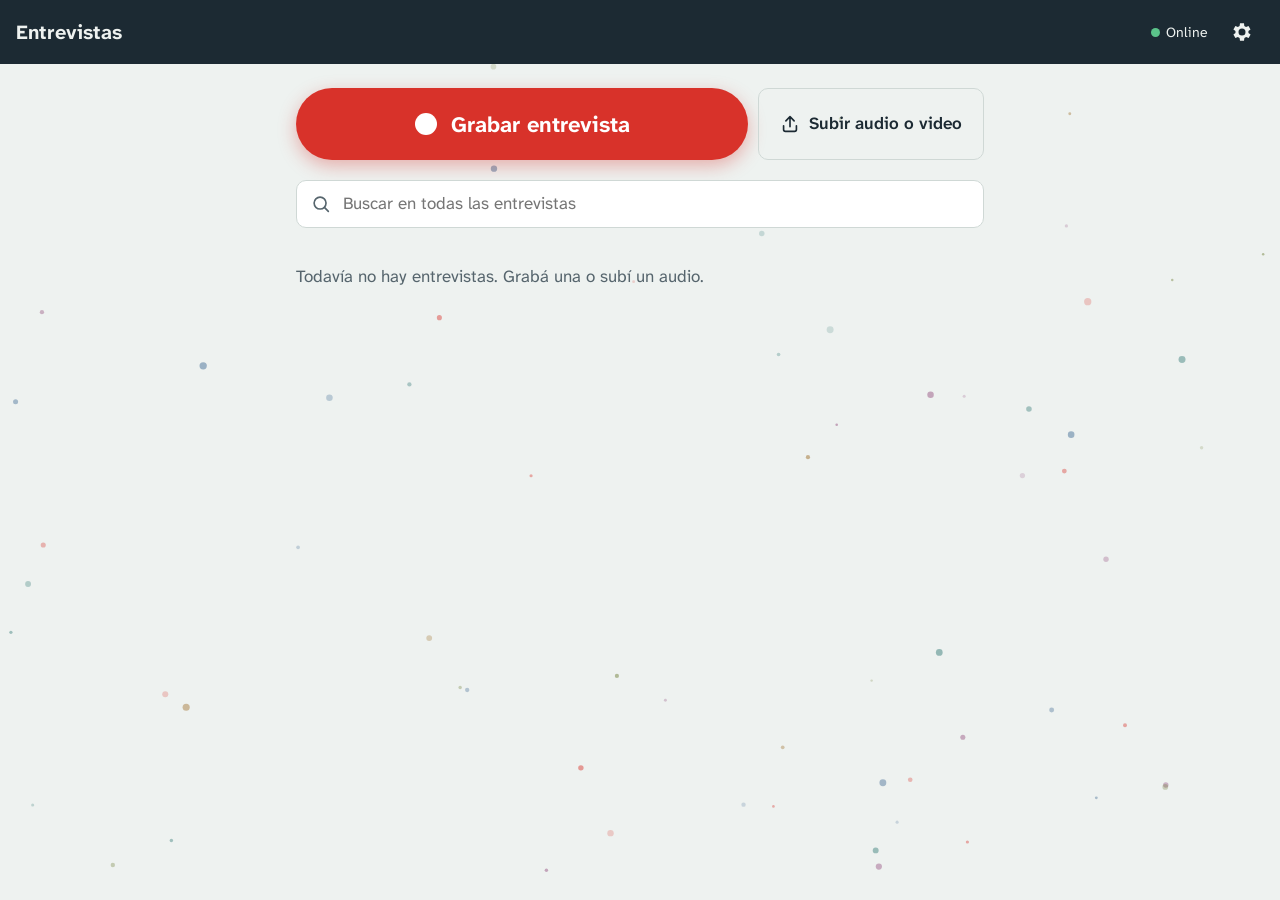
<file: index.html>
<!doctype html>
<html lang="es">
<head>
  <meta charset="utf-8">
  <meta name="viewport" content="width=device-width, initial-scale=1, viewport-fit=cover">
  <meta name="theme-color" content="#1C2A33">
  <title>Entrevistas</title>
  <link rel="manifest" href="manifest.webmanifest">
  <link rel="icon" href="iconos/icono.svg" type="image/svg+xml">
  <link rel="apple-touch-icon" href="iconos/192.png">
  <script>try { const t = localStorage.getItem('tema'); if (t) document.documentElement.dataset.tema = t; } catch {}</script>
  <link rel="stylesheet" href="css/app.css">
  <script type="module" src="js/app.js"></script>
</head>
<body>
  <header class="barra">
    <a href="#/" class="marca">Entrevistas</a>
    <span id="conexion" class="conexion" role="status" aria-live="polite"></span>
    <a href="#/ajustes" class="icono-btn" aria-label="Ajustes">
      <svg viewBox="0 0 24 24" width="24" height="24" aria-hidden="true"><path fill="currentColor" d="M19.4 13a7.6 7.6 0 0 0 0-2l2.1-1.6-2-3.5-2.5 1a7.4 7.4 0 0 0-1.7-1L15 3.3h-4l-.4 2.6a7.4 7.4 0 0 0-1.7 1l-2.5-1-2 3.5L6.5 11a7.6 7.6 0 0 0 0 2l-2.1 1.6 2 3.5 2.5-1a7.4 7.4 0 0 0 1.7 1l.4 2.6h4l.4-2.6a7.4 7.4 0 0 0 1.7-1l2.5 1 2-3.5ZM13 15.5a3.5 3.5 0 1 1 0-7 3.5 3.5 0 0 1 0 7Z" transform="translate(-1 0)"/></svg>
    </a>
  </header>
  <main id="pantalla"></main>
  <div id="aviso" class="aviso" role="status" aria-live="polite"></div>
</body>
</html>
</file>
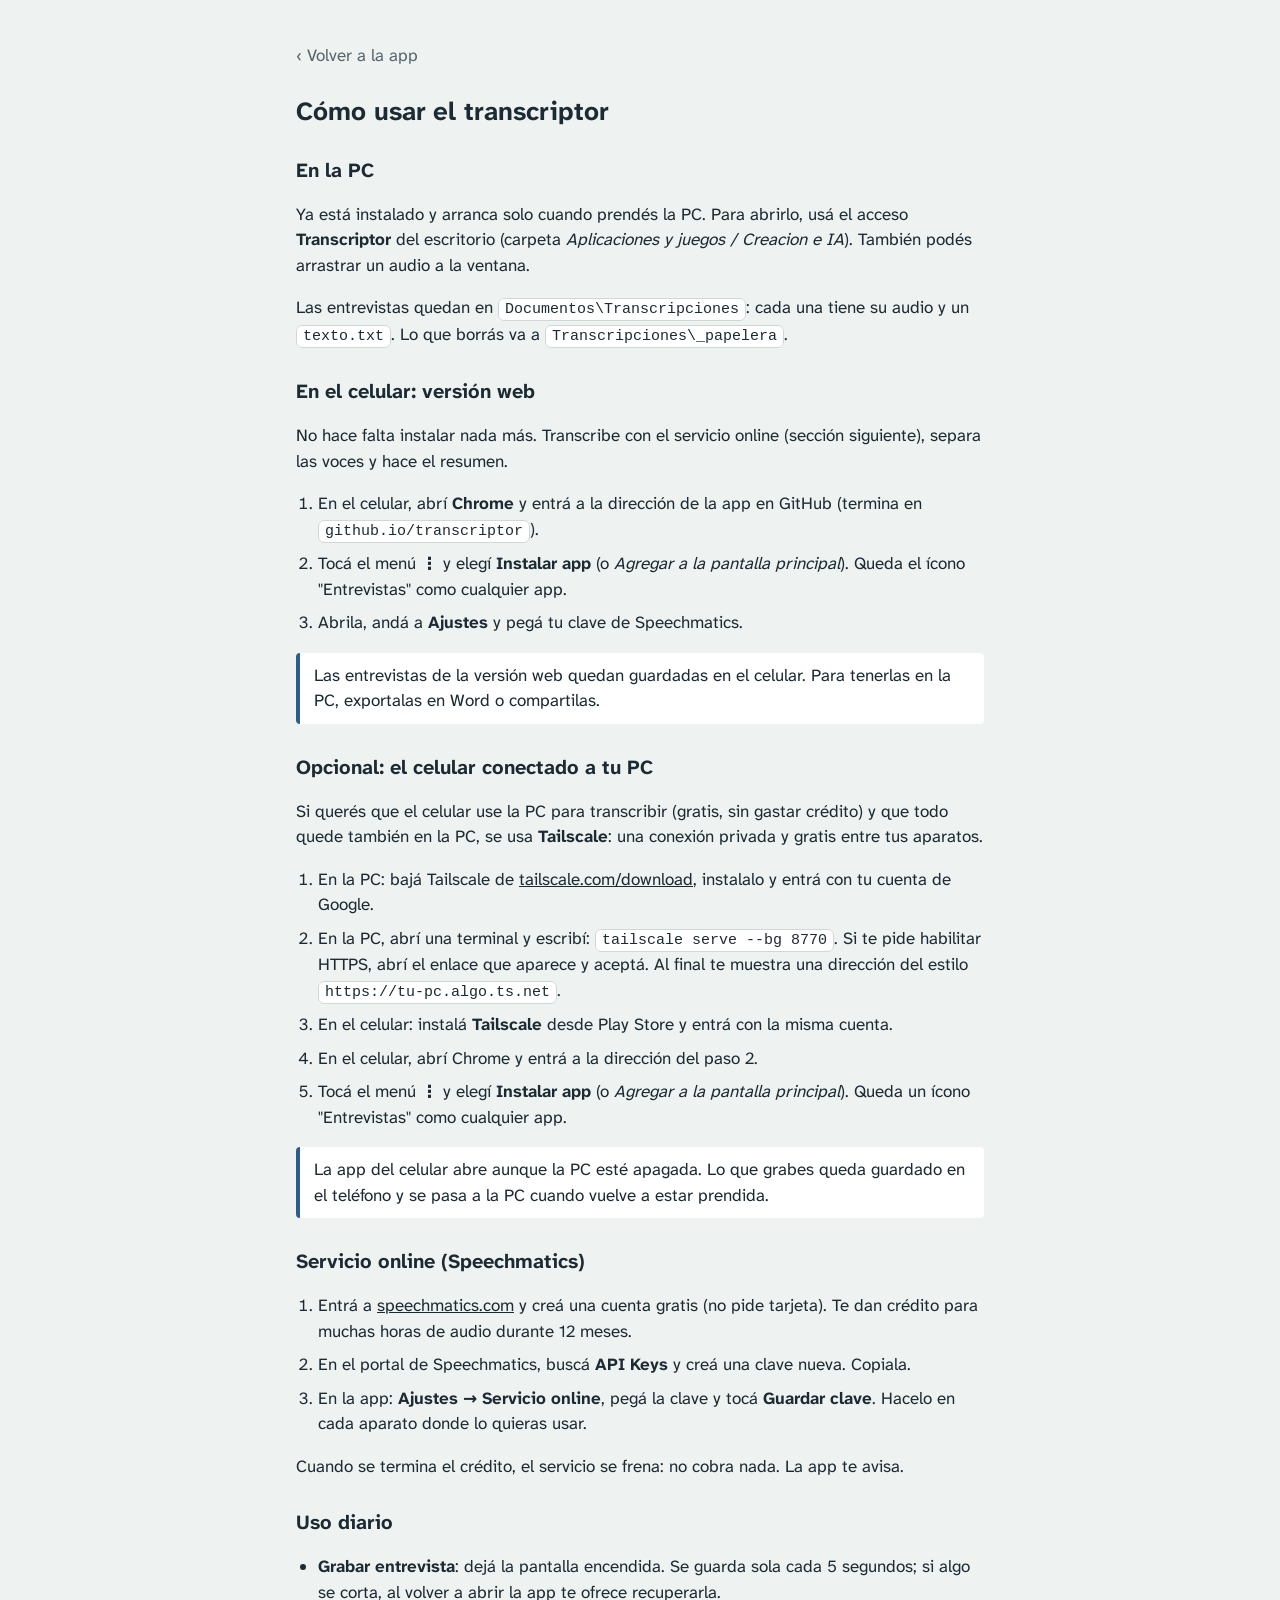
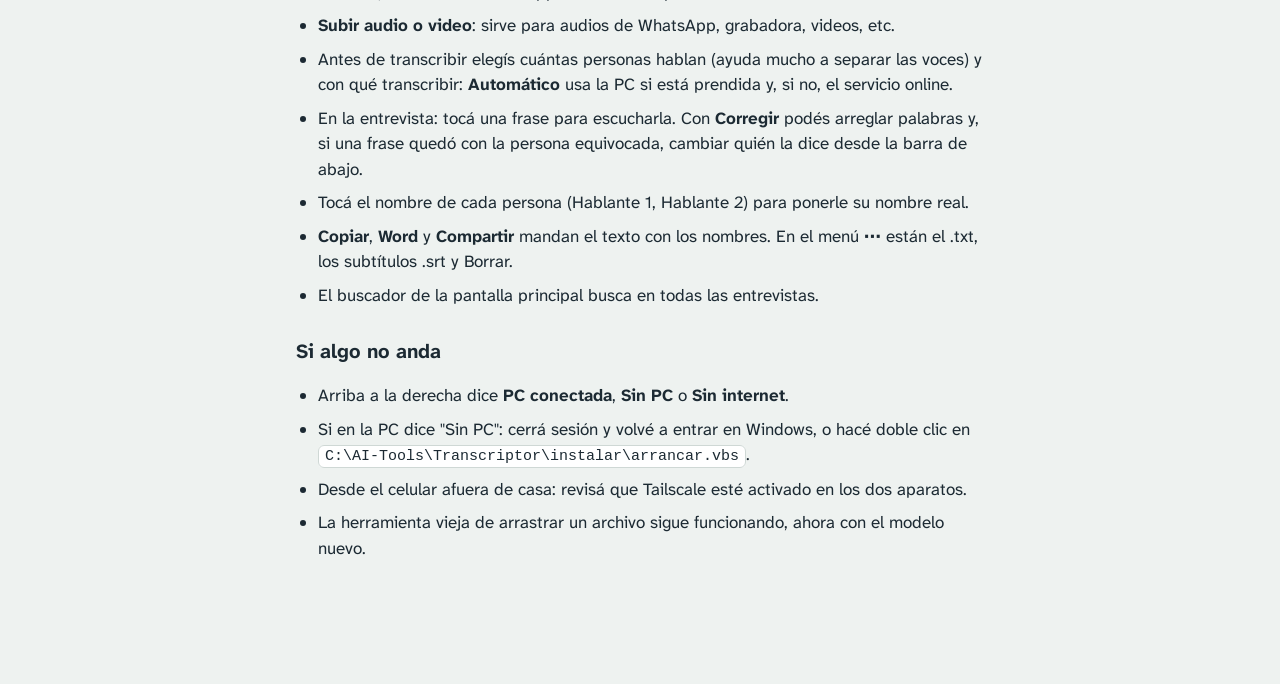
<file: guia.html>
<!doctype html>
<html lang="es">
<head>
  <meta charset="utf-8">
  <meta name="viewport" content="width=device-width, initial-scale=1">
  <title>Guía del transcriptor</title>
  <script>try { const t = localStorage.getItem('tema'); if (t) document.documentElement.dataset.tema = t; } catch {}</script>
  <link rel="stylesheet" href="css/app.css">
  <style>
    .guia h2 { margin-top: 28px; }
    .guia ol, .guia ul { padding-left: 22px; }
    .guia li { margin: 8px 0; }
    .guia code { font-size: 15px; background: var(--hoja); border: 1px solid var(--linea); border-radius: 6px; padding: 2px 6px; }
    .guia .nota-caja { background: var(--hoja); border-left: 4px solid var(--h1); padding: 10px 14px; border-radius: 4px; }
  </style>
</head>
<body>
  <main class="guia">
    <p><a href="./" class="volver">Volver a la app</a></p>
    <h1>Cómo usar el transcriptor</h1>

    <h2>En la PC</h2>
    <p>Ya está instalado y arranca solo cuando prendés la PC. Para abrirlo, usá el acceso <strong>Transcriptor</strong> del escritorio (carpeta <em>Aplicaciones y juegos / Creacion e IA</em>). También podés arrastrar un audio a la ventana.</p>
    <p>Las entrevistas quedan en <code>Documentos\Transcripciones</code>: cada una tiene su audio y un <code>texto.txt</code>. Lo que borrás va a <code>Transcripciones\_papelera</code>.</p>

    <h2 id="web">En el celular: versión web</h2>
    <p>No hace falta instalar nada más. Transcribe con el servicio online (sección siguiente), separa las voces y hace el resumen.</p>
    <ol>
      <li>En el celular, abrí <strong>Chrome</strong> y entrá a la dirección de la app en GitHub (termina en <code>github.io/transcriptor</code>).</li>
      <li>Tocá el menú <strong>⋮</strong> y elegí <strong>Instalar app</strong> (o <em>Agregar a la pantalla principal</em>). Queda el ícono "Entrevistas" como cualquier app.</li>
      <li>Abrila, andá a <strong>Ajustes</strong> y pegá tu clave de Speechmatics.</li>
    </ol>
    <p class="nota-caja">Las entrevistas de la versión web quedan guardadas en el celular. Para tenerlas en la PC, exportalas en Word o compartilas.</p>

    <h2 id="celular">Opcional: el celular conectado a tu PC</h2>
    <p>Si querés que el celular use la PC para transcribir (gratis, sin gastar crédito) y que todo quede también en la PC, se usa <strong>Tailscale</strong>: una conexión privada y gratis entre tus aparatos.</p>
    <ol>
      <li>En la PC: bajá Tailscale de <a href="https://tailscale.com/download/windows">tailscale.com/download</a>, instalalo y entrá con tu cuenta de Google.</li>
      <li>En la PC, abrí una terminal y escribí: <code>tailscale serve --bg 8770</code>. Si te pide habilitar HTTPS, abrí el enlace que aparece y aceptá. Al final te muestra una dirección del estilo <code>https://tu-pc.algo.ts.net</code>.</li>
      <li>En el celular: instalá <strong>Tailscale</strong> desde Play Store y entrá con la misma cuenta.</li>
      <li>En el celular, abrí Chrome y entrá a la dirección del paso 2.</li>
      <li>Tocá el menú <strong>⋮</strong> y elegí <strong>Instalar app</strong> (o <em>Agregar a la pantalla principal</em>). Queda un ícono "Entrevistas" como cualquier app.</li>
    </ol>
    <p class="nota-caja">La app del celular abre aunque la PC esté apagada. Lo que grabes queda guardado en el teléfono y se pasa a la PC cuando vuelve a estar prendida.</p>

    <h2 id="online">Servicio online (Speechmatics)</h2>
    <ol>
      <li>Entrá a <a href="https://www.speechmatics.com">speechmatics.com</a> y creá una cuenta gratis (no pide tarjeta). Te dan crédito para muchas horas de audio durante 12 meses.</li>
      <li>En el portal de Speechmatics, buscá <strong>API Keys</strong> y creá una clave nueva. Copiala.</li>
      <li>En la app: <strong>Ajustes → Servicio online</strong>, pegá la clave y tocá <strong>Guardar clave</strong>. Hacelo en cada aparato donde lo quieras usar.</li>
    </ol>
    <p>Cuando se termina el crédito, el servicio se frena: no cobra nada. La app te avisa.</p>

    <h2>Uso diario</h2>
    <ul>
      <li><strong>Grabar entrevista</strong>: dejá la pantalla encendida. Se guarda sola cada 5 segundos; si algo se corta, al volver a abrir la app te ofrece recuperarla.</li>
      <li><strong>Subir audio o video</strong>: sirve para audios de WhatsApp, grabadora, videos, etc.</li>
      <li>Antes de transcribir elegís cuántas personas hablan (ayuda mucho a separar las voces) y con qué transcribir: <strong>Automático</strong> usa la PC si está prendida y, si no, el servicio online.</li>
      <li>En la entrevista: tocá una frase para escucharla. Con <strong>Corregir</strong> podés arreglar palabras y, si una frase quedó con la persona equivocada, cambiar quién la dice desde la barra de abajo.</li>
      <li>Tocá el nombre de cada persona (Hablante 1, Hablante 2) para ponerle su nombre real.</li>
      <li><strong>Copiar</strong>, <strong>Word</strong> y <strong>Compartir</strong> mandan el texto con los nombres. En el menú <strong>⋯</strong> están el .txt, los subtítulos .srt y Borrar.</li>
      <li>El buscador de la pantalla principal busca en todas las entrevistas.</li>
    </ul>

    <h2>Si algo no anda</h2>
    <ul>
      <li>Arriba a la derecha dice <strong>PC conectada</strong>, <strong>Sin PC</strong> o <strong>Sin internet</strong>.</li>
      <li>Si en la PC dice "Sin PC": cerrá sesión y volvé a entrar en Windows, o hacé doble clic en <code>C:\AI-Tools\Transcriptor\instalar\arrancar.vbs</code>.</li>
      <li>Desde el celular afuera de casa: revisá que Tailscale esté activado en los dos aparatos.</li>
      <li>La herramienta vieja de arrastrar un archivo sigue funcionando, ahora con el modelo nuevo.</li>
    </ul>
  </main>
</body>
</html>
</file>
<file: css/app.css>
@font-face { font-family: 'Atkinson Hyperlegible Next'; src: url(../fuentes/atkinson.woff2) format('woff2'); font-weight: 200 800; font-display: swap; }
@font-face { font-family: 'Source Serif 4'; src: url(../fuentes/source-serif.woff2) format('woff2'); font-weight: 200 900; font-display: swap; }

:root {
  --fondo: #EEF2F0;
  --hoja: #FFFFFF;
  --tinta: #1C2A33;
  --tenue: #56656D;
  --linea: #CFD8D5;
  --rojo: #D8322A;
  --ok: #24724A;
  --alerta: #96520A;
  --h1: #2F5D8A; --h2: #66762A; --h3: #8A3E73; --h4: #9A6A22; --h5: #2B7570; --h6: #8A4B2F;
  --ui: 'Atkinson Hyperlegible Next', system-ui, sans-serif;
  --texto: 'Source Serif 4', Georgia, serif;
  --radio: 10px;
  --barra: #1C2A33; --barra-texto: #EEF2F0;
  color-scheme: light;
}
/* oscuro: automático según el aparato, salvo que se elija "claro"; o forzado con "oscuro" */
@media (prefers-color-scheme: dark) {
  :root:not([data-tema="claro"]) {
    --fondo: #121A1F; --hoja: #1A242B; --tinta: #E3EAEC; --tenue: #9AA9B0; --linea: #2E3C44;
    --rojo: #FF5A4F; --ok: #5BC38A; --alerta: #E3A65A;
    --h1: #86AEDB; --h2: #B3C46E; --h3: #D592C2; --h4: #E2B467; --h5: #6FC6BE; --h6: #DB9B7C;
    --barra: #0B1115; --barra-texto: #E3EAEC;
    color-scheme: dark;
  }
}
:root[data-tema="oscuro"] {
  --fondo: #121A1F; --hoja: #1A242B; --tinta: #E3EAEC; --tenue: #9AA9B0; --linea: #2E3C44;
  --rojo: #FF5A4F; --ok: #5BC38A; --alerta: #E3A65A;
  --h1: #86AEDB; --h2: #B3C46E; --h3: #D592C2; --h4: #E2B467; --h5: #6FC6BE; --h6: #DB9B7C;
  --barra: #0B1115; --barra-texto: #E3EAEC;
  color-scheme: dark;
}

* { box-sizing: border-box; }
html { -webkit-text-size-adjust: 100%; background: var(--fondo); }
.fondo { position: fixed; inset: 0; width: 100%; height: 100%; z-index: -1; pointer-events: none; }
body {
  margin: 0; color: var(--tinta);
  font: 17px/1.5 var(--ui);
  padding-bottom: calc(96px + env(safe-area-inset-bottom));
}
a { color: inherit; }
:focus-visible { outline: 3px solid var(--h1); outline-offset: 2px; }
button, input, select { font: inherit; color: inherit; }
h1 { font-size: 26px; line-height: 1.2; margin: 8px 0 16px; font-weight: 700; }
h2 { font-size: 20px; margin: 0 0 8px; font-weight: 700; }
main { max-width: 720px; margin: 0 auto; padding: 16px; }

/* barra superior */
.barra {
  display: flex; align-items: center; gap: 12px;
  padding: calc(10px + env(safe-area-inset-top)) 16px 10px;
  background: var(--barra); color: var(--barra-texto);
}
.marca { font-weight: 700; font-size: 20px; text-decoration: none; margin-right: auto; }
.conexion { font-size: 14px; display: inline-flex; align-items: center; gap: 6px; }
.conexion::before { content: ''; width: 9px; height: 9px; border-radius: 50%; background: currentColor; }
.conexion.ok::before { background: #5BC38A; }
.conexion.medio::before { background: #E3A65A; }
.conexion.mal::before { background: #FF5A4F; }
.icono-btn { display: inline-grid; place-items: center; width: 44px; height: 44px; border-radius: 50%; }

/* botones */
.boton {
  display: inline-flex; align-items: center; justify-content: center; gap: 8px;
  min-height: 44px; padding: 8px 16px; border-radius: var(--radio);
  border: 1.5px solid var(--tinta); background: var(--tinta); color: var(--fondo);
  font-weight: 600; text-decoration: none; cursor: pointer;
}
.boton.secundario { background: transparent; color: var(--tinta); border-color: var(--linea); }
.boton.principal { background: var(--tinta); color: var(--fondo); }
.boton:disabled { opacity: .5; cursor: default; }
.botones { display: flex; flex-wrap: wrap; gap: 8px; margin-top: 16px; }
.volver { display: inline-block; padding: 10px 0; color: var(--tenue); text-decoration: none; }
.volver::before { content: '‹ '; }

/* inicio: lo más importante es poder grabar ya */
.empezar { display: grid; gap: 10px; margin: 8px 0 20px; }
.boton-grabar {
  display: flex; align-items: center; justify-content: center; gap: 14px;
  min-height: 84px; border-radius: 42px;
  background: var(--rojo); color: #fff; text-decoration: none;
  font-size: 22px; font-weight: 700;
}
.boton-grabar .punto { width: 22px; height: 22px; border-radius: 50%; background: #fff; }
.subir { cursor: pointer; }
.buscar {
  width: 100%; min-height: 48px; padding: 10px 14px; border-radius: var(--radio);
  border: 1.5px solid var(--linea); background: var(--hoja);
}
.lista { list-style: none; margin: 12px 0 0; padding: 0; }
.item { border-bottom: 1px solid var(--linea); }
.item a { display: block; padding: 14px 2px; text-decoration: none; }
.item-titulo { display: block; font-weight: 600; font-size: 18px; }
.item-meta { display: block; color: var(--tenue); font-size: 15px; }
.estado-error .item-meta { color: var(--rojo); }
.estado-pendiente .item-meta, .estado-borrador .item-meta { color: var(--alerta); }
.fragmento { margin: 6px 0 0; font: 15px/1.5 var(--texto); color: var(--tenue); }
mark { background: color-mix(in srgb, var(--h4) 30%, transparent); color: inherit; border-radius: 3px; }
.vacio { color: var(--tenue); padding: 24px 0; list-style: none; }
.barrita { display: block; height: 4px; margin-top: 8px; border-radius: 2px; background: var(--linea); overflow: hidden; }
.barrita span { display: block; height: 100%; background: var(--h1); transition: width .4s; }
.recuperar { padding: 14px; margin-bottom: 14px; border-radius: var(--radio); border: 1.5px solid var(--alerta); }
.recuperar p { margin: 0 0 10px; }
.soltar {
  position: fixed; inset: 12px; display: grid; place-items: center; margin: 0;
  border: 3px dashed var(--h1); border-radius: 20px; background: color-mix(in srgb, var(--fondo) 90%, transparent);
  font-size: 22px; font-weight: 700; z-index: 10; pointer-events: none;
}
.soltar[hidden] { display: none; }

/* grabando */
.grabando { text-align: center; padding-top: 32px; }
.grab-estado { display: inline-flex; align-items: center; gap: 10px; font-size: 20px; font-weight: 600; margin: 0; }
.punto { display: inline-block; width: 16px; height: 16px; border-radius: 50%; background: var(--rojo); }
.punto.vivo { animation: latido 1.2s ease-in-out infinite; }
@keyframes latido { 50% { opacity: .25; } }
.reloj { font-size: 64px; font-weight: 700; font-variant-numeric: tabular-nums; margin: 12px 0; letter-spacing: -1px; }
.nivel { height: 8px; max-width: 320px; margin: 0 auto; border-radius: 4px; background: var(--linea); overflow: hidden; }
.nivel span { display: block; height: 100%; background: var(--rojo); transform-origin: left; transform: scaleX(0); transition: transform 80ms linear; }
.nota { color: var(--tenue); max-width: 34ch; margin: 20px auto; }
.grabando .botones { justify-content: center; }
.grabando .boton { min-width: 140px; min-height: 56px; font-size: 19px; }
.error { color: var(--rojo); }

/* formulario nueva */
.nueva audio { width: 100%; margin: 4px 0; }
.campo { display: block; margin: 18px 0; border: 0; padding: 0; font-weight: 600; }
.campo legend { padding: 0; margin-bottom: 8px; }
.campo input:not([type=radio]) {
  display: block; width: 100%; margin-top: 6px; min-height: 48px; padding: 10px 12px;
  border: 1.5px solid var(--linea); border-radius: var(--radio); background: var(--hoja); font-weight: 400;
}
.contador { display: flex; align-items: center; gap: 14px; }
.contador .boton { width: 52px; font-size: 24px; }
.contador output { font-size: 28px; font-weight: 700; min-width: 2ch; text-align: center; }
.opciones { display: grid; gap: 8px; }
.opciones.en-linea { grid-template-columns: 1fr 1fr; }
.opcion {
  display: flex; gap: 12px; align-items: flex-start; padding: 12px; cursor: pointer;
  border: 1.5px solid var(--linea); border-radius: var(--radio); background: var(--hoja); font-weight: 400;
}
.opcion:has(input:checked) { border-color: var(--tinta); box-shadow: inset 0 0 0 1px var(--tinta); }
.opcion input { width: 20px; height: 20px; margin: 2px 0 0; accent-color: var(--tinta); flex: none; }
.opcion strong { display: block; }
.opcion small { display: block; color: var(--tenue); font-size: 15px; }
.opcion.apagada { opacity: .7; cursor: default; }

/* detalle */
.detalle .titulo {
  width: 100%; border: 0; background: transparent; padding: 4px 0; margin: 4px 0 0;
  font-size: 26px; font-weight: 700; border-bottom: 1.5px dashed transparent; border-radius: 0;
}
.detalle .titulo:hover, .detalle .titulo:focus { border-bottom-color: var(--linea); outline: none; }
.meta { color: var(--tenue); margin: 2px 0 16px; font-size: 15px; }
.estado-caja { padding: 14px; border-radius: var(--radio); background: var(--hoja); border: 1.5px solid var(--linea); margin-bottom: 16px; }
.estado-caja p { margin: 0; font-weight: 600; }
.estado-caja.estado-error { border-color: var(--rojo); color: var(--rojo); }
.estado-caja .botones { margin-top: 12px; }
.aviso-caja { padding: 10px 14px; border-left: 4px solid var(--alerta); background: var(--hoja); }
.resumen { background: var(--hoja); border-radius: var(--radio); padding: 14px 16px; margin-bottom: 16px; border: 1.5px solid var(--linea); }
.resumen summary { font-weight: 700; cursor: pointer; min-height: 32px; }
.resumen-texto { white-space: pre-wrap; font: 17px/1.6 var(--texto); margin-top: 8px; }
.vacio-resumen p { margin: 0 0 8px; color: var(--tenue); }
.hablantes { border: 0; padding: 0; margin: 0 0 16px; display: flex; flex-wrap: wrap; gap: 8px; }
.hablantes legend { font-weight: 700; margin-bottom: 8px; padding: 0; }
.hablante { display: inline-flex; align-items: center; gap: 8px; padding: 4px 6px 4px 10px; border: 1.5px solid var(--linea); border-radius: var(--radio); background: var(--hoja); }
.hablante input { border: 0; background: transparent; min-height: 36px; width: 15ch; padding: 0 4px; }
.muestra { width: 12px; height: 12px; border-radius: 50%; background: var(--c); flex: none; }
.h1 { --c: var(--h1); } .h2 { --c: var(--h2); } .h3 { --c: var(--h3); } .h4 { --c: var(--h4); } .h5 { --c: var(--h5); } .h6 { --c: var(--h6); }
.herramientas { display: flex; flex-wrap: wrap; gap: 8px; margin: 8px 0 4px; position: relative; }
.mas { position: relative; }
.mas summary { list-style: none; }
.mas summary::-webkit-details-marker { display: none; }
.menu {
  position: absolute; right: 0; top: calc(100% + 6px); z-index: 5; min-width: 250px;
  background: var(--hoja); border: 1.5px solid var(--linea); border-radius: var(--radio); padding: 6px;
  box-shadow: 0 8px 24px color-mix(in srgb, var(--tinta) 18%, transparent);
}
.menu button { display: block; width: 100%; text-align: left; min-height: 44px; padding: 8px 12px; border: 0; background: none; border-radius: 6px; cursor: pointer; }
.menu button:hover { background: var(--fondo); }
.peligro { color: var(--rojo); }
.ayuda { color: var(--tenue); font-size: 15px; margin: 8px 0 12px; }

/* la transcripción: hoja de lectura, cada persona con su color al margen */
.transcripcion { background: var(--hoja); border-radius: var(--radio); padding: 8px 18px; border: 1.5px solid var(--linea); }
.bloque { border-left: 4px solid var(--c); padding: 2px 0 2px 14px; margin: 16px 0; }
.quien { display: flex; align-items: baseline; gap: 10px; margin: 0 0 4px; font: 700 15px/1.3 var(--ui); color: var(--c); }
.tiempo { border: 0; background: none; padding: 4px; margin: -4px 0; color: var(--tenue); font-size: 14px; font-variant-numeric: tabular-nums; cursor: pointer; }
.bloque p { margin: 0; font: 18px/1.65 var(--texto); max-width: 68ch; }
.seg { cursor: pointer; border-radius: 3px; }
.seg:hover { background: color-mix(in srgb, var(--c) 12%, transparent); }
.seg.ahora { background: color-mix(in srgb, var(--c) 24%, transparent); }
.corrigiendo .seg { cursor: text; outline: 1px dashed transparent; }
.corrigiendo .seg:focus { outline: 2px solid var(--c); background: color-mix(in srgb, var(--c) 10%, transparent); }

/* reproductor fijo abajo */
.reproductor {
  position: fixed; left: 0; right: 0; bottom: 0; z-index: 4;
  display: flex; align-items: center; gap: 10px;
  padding: 10px 16px calc(10px + env(safe-area-inset-bottom));
  background: var(--barra); color: var(--barra-texto);
}
.reproductor[hidden] { display: none; }
.reproductor button { min-width: 48px; min-height: 48px; border: 0; border-radius: 50%; background: var(--barra-texto); color: var(--barra); font-weight: 700; cursor: pointer; }
.reproductor .vel { border-radius: var(--radio); background: transparent; color: var(--barra-texto); border: 1.5px solid color-mix(in srgb, var(--barra-texto) 40%, transparent); }
.reproductor input { flex: 1; accent-color: var(--rojo); min-width: 0; }
.pos { font-variant-numeric: tabular-nums; font-size: 15px; min-width: 5ch; }
.sin-audio { max-width: 720px; margin: 0 auto; padding: 0 16px; color: var(--tenue); }
.sin-audio[hidden] { display: none; }

/* ajustes */
.ajustes section { padding: 16px 0; border-top: 1px solid var(--linea); }

/* aviso flotante */
.aviso {
  position: fixed; left: 50%; bottom: calc(90px + env(safe-area-inset-bottom)); z-index: 20;
  transform: translate(-50%, 20px); opacity: 0; pointer-events: none;
  background: var(--barra); color: var(--barra-texto); padding: 12px 18px; border-radius: var(--radio);
  max-width: calc(100% - 32px); transition: opacity .2s, transform .2s;
}
.aviso.visible { opacity: 1; transform: translate(-50%, 0); }

@media (min-width: 760px) {
  .empezar { grid-template-columns: 2fr 1fr; }
  .boton-grabar { min-height: 72px; }
}
@media (prefers-reduced-motion: reduce) {
  *, *::before, *::after { animation: none !important; transition: none !important; }
}

/* íconos dentro de botones */
.ico { flex: none; }
.boton .ico { margin-left: -2px; }
.mas summary .ico { margin: 0; }
.menu button { display: flex; align-items: center; gap: 10px; }
.boton-grabar:active { transform: scale(.97); }
.boton-grabar { transition: transform .12s; box-shadow: 0 6px 18px color-mix(in srgb, var(--rojo) 35%, transparent); }

/* buscador con lupa */
.buscar-caja { position: relative; }
.buscar-caja .ico { position: absolute; left: 14px; top: 50%; transform: translateY(-50%); color: var(--tenue); pointer-events: none; }
.buscar-caja .buscar { padding-left: 46px; }

/* resumen: se pliega si es largo */
.resumen-titulo { display: flex; align-items: center; gap: 8px; font-size: 17px; margin: 0 0 6px; }
.resumen-titulo .ico { color: var(--tenue); }
.resumen.plegado .resumen-texto {
  max-height: calc(1.6em * 6); overflow: hidden;
  -webkit-mask-image: linear-gradient(#000 60%, transparent); mask-image: linear-gradient(#000 60%, transparent);
}
.ver-mas { border: 0; background: none; padding: 10px 0 2px; font-weight: 700; color: var(--h1); cursor: pointer; min-height: 44px; }
.hablantes legend small { font-weight: 400; color: var(--tenue); }

/* mientras transcribe: la barra se mueve para mostrar que sigue trabajando */
.estado-transcribiendo .barrita span, .item.estado-transcribiendo .barrita span {
  background-image: linear-gradient(90deg, var(--h1) 0 40%, color-mix(in srgb, var(--h1) 55%, var(--hoja)) 50%, var(--h1) 60% 100%);
  background-size: 200% 100%; animation: avanza 1.6s linear infinite;
}
@keyframes avanza { from { background-position: 100% 0; } to { background-position: -100% 0; } }

/* el texto llega: única entrada animada de la app */
.transcripcion.aparece { animation: aparece .5s ease-out both; }
@keyframes aparece { from { opacity: 0; transform: translateY(8px); } }

/* interruptor de ajustes */
.interruptor { display: flex; gap: 14px; align-items: center; cursor: pointer; }
.interruptor input {
  appearance: none; flex: none; width: 52px; height: 30px; border-radius: 15px; margin: 0;
  background: var(--linea); position: relative; cursor: pointer; transition: background .2s;
}
.interruptor input::after {
  content: ''; position: absolute; top: 3px; left: 3px; width: 24px; height: 24px; border-radius: 50%;
  background: #fff; transition: transform .2s; box-shadow: 0 1px 3px rgb(0 0 0 / .25);
}
.interruptor input:checked { background: var(--ok); }
.interruptor input:checked::after { transform: translateX(22px); }

/* reproductor con íconos */
.reproductor .play { display: grid; place-items: center; }
.reproductor .play .ico { width: 24px; height: 24px; }

/* elegir quién dice una frase, mientras se corrige */
.barra-frase {
  position: fixed; left: 0; right: 0; bottom: calc(68px + env(safe-area-inset-bottom)); z-index: 4;
  padding: 10px 16px; background: var(--hoja); border-top: 1.5px solid var(--linea);
  box-shadow: 0 -6px 16px color-mix(in srgb, var(--tinta) 10%, transparent);
}
.barra-frase[hidden] { display: none; }
.barra-frase label { display: flex; align-items: center; gap: 10px; font-weight: 600; max-width: 720px; margin: 0 auto; }
.barra-frase select { flex: 1; min-height: 44px; padding: 6px 10px; border-radius: var(--radio); border: 1.5px solid var(--linea); background: var(--fondo); }
.hablante input { width: 11ch; }
.opciones.tres { grid-template-columns: repeat(3, 1fr); }
.opciones.tres .opcion { flex-direction: column; gap: 6px; }
/* que las partículas se vean detrás de las zonas abiertas */
.barra { position: relative; z-index: 1; }
</file>
